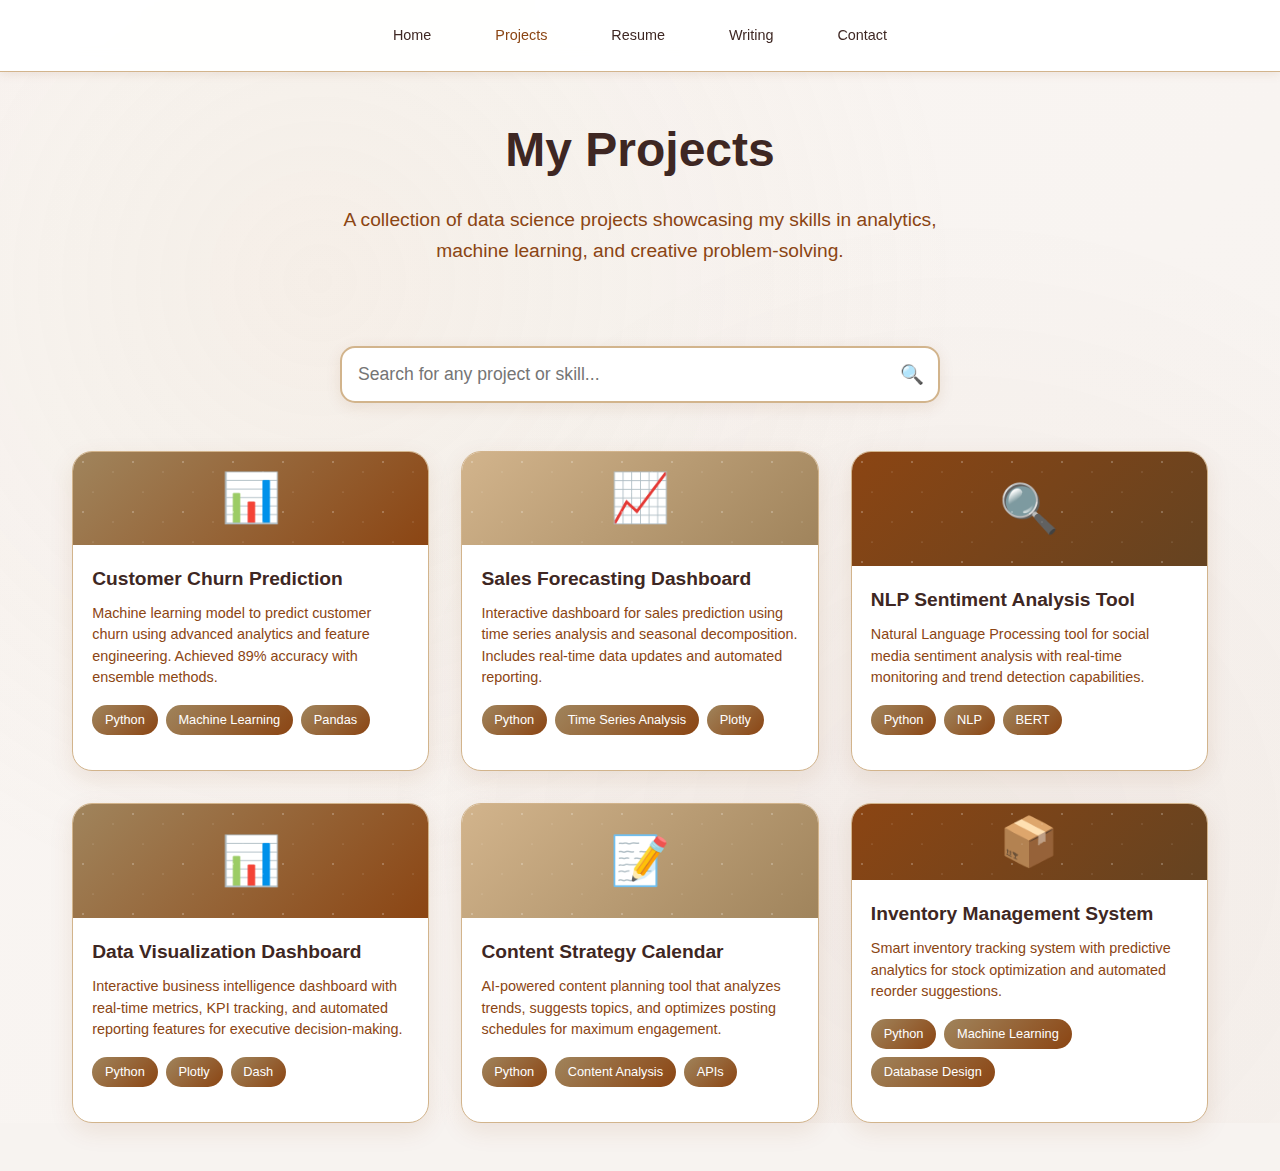
<file: projects.html>
<!DOCTYPE html>
<html lang="en">
<head>
  <meta charset="UTF-8">
  <meta name="viewport" content="width=device-width, initial-scale=1.0">
  <title>Gift Kalu | Projects</title>
  <style>
    :root {
      --main-bg: #f7f3f0;
      --brown-light: #d2b48c;
      --brown-medium: #a0845c;
      --brown-dark: #8b4513;
      --white: #ffffff;
      --cream: #faf6f3;
      --text-dark: #3e2723;
      --accent: #8b4513;
      --secondary: #e8ddd4;
      --light-gray: #9e9e9e;
    }

    * {
      margin: 0;
      padding: 0;
      box-sizing: border-box;
    }

    body {
      font-family: -apple-system, BlinkMacSystemFont, 'Segoe UI', Roboto, sans-serif;
      line-height: 1.6;
      font-size: 0.8rem;
      color: var(--text-dark);
      background: var(--main-bg);
      position: relative;
      overflow-x: hidden;
      opacity: 0;
      transform: translateY(30px);
      transition: opacity 0.8s ease-out, transform 0.8s ease-out;
    }

    body.loaded {
      opacity: 1;
      transform: translateY(0);
    }


    body::before {
      content: '';
      position: fixed;
      top: 0;
      left: 0;
      width: 100%;
      height: 100%;
      background: 
        radial-gradient(circle at 25% 25%, rgba(210, 180, 140, 0.1) 0%, transparent 50%),
        radial-gradient(circle at 75% 75%, rgba(139, 69, 19, 0.05) 0%, transparent 50%),
        linear-gradient(135deg, rgba(250, 246, 243, 0.8) 0%, rgba(247, 243, 240, 0.9) 100%);
      pointer-events: none;
      z-index: -1;
    }

    .navbar {
      position: fixed;
      top: 0;
      width: 100%;
      background: rgba(255, 255, 255, 0.95);
      backdrop-filter: blur(10px);
      padding: 1rem 2rem;
      display: flex;
      justify-content: center;
      gap: 2rem;
      z-index: 1000;
      box-shadow: 0 2px 10px rgba(139, 69, 19, 0.1);
      border-bottom: 1px solid var(--brown-light);
    }

    .navbar a {
      text-decoration: none;
      color: var(--text-dark);
      font-weight: 500;
      transition: color 0.3s;
      font-size: 0.9rem;
      padding: 0.5rem 1rem;
      white-space: nowrap;
    }

    .navbar a:hover, .navbar a.active {
      color: var(--accent);
    }

    .main-content {
      padding-top: 5rem;
      max-width: 1200px;
      margin: 0 auto;
      padding-left: 2rem;
      padding-right: 2rem;
    }

    .page-header {
      text-align: center;
      margin-bottom: 3rem;
      padding: 2rem 0;
    }

    .page-header h1 {
      font-size: clamp(2rem, 5vw, 3rem);
      color: var(--text-dark);
      margin-bottom: 1rem;
    }

    .page-header p {
      font-size: clamp(1rem, 2.5vw, 1.2rem);
      color: var(--brown-dark);
      max-width: 600px;
      margin: 0 auto;
    }

    .search-container {
      position: relative;
      max-width: 600px;
      margin: 0 auto 3rem;
    }

    .search-bar {
      width: 100%;
      padding: 1rem 3rem 1rem 1rem;
      font-size: 1.1rem;
      border: 2px solid var(--brown-light);
      border-radius: 15px;
      background: var(--white);
      box-shadow: 0 4px 15px rgba(139, 69, 19, 0.1);
      transition: all 0.3s ease;
    }

    .search-bar:focus {
      outline: none;
      border-color: var(--accent);
      box-shadow: 0 8px 25px rgba(139, 69, 19, 0.2);
    }

    .search-icon {
      position: absolute;
      right: 1rem;
      top: 50%;
      transform: translateY(-50%);
      color: var(--brown-medium);
      font-size: 1.2rem;
    }

    .suggestions {
      position: absolute;
      top: 100%;
      left: 0;
      right: 0;
      background: var(--white);
      border: 1px solid var(--brown-light);
      border-radius: 10px;
      box-shadow: 0 8px 25px rgba(139, 69, 19, 0.15);
      max-height: 200px;
      overflow-y: auto;
      z-index: 100;
      display: none;
    }

    .suggestion-item {
      padding: 0.8rem 1rem;
      cursor: pointer;
      transition: background-color 0.2s;
      border-bottom: 1px solid var(--secondary);
    }

    .suggestion-item:hover {
      background: var(--cream);
    }

    .suggestion-item:last-child {
      border-bottom: none;
    }

    .projects-grid {
      display: grid;
      grid-template-columns: repeat(auto-fit, minmax(280px, 1fr));
      gap: 2rem;
      margin-bottom: 3rem;
    }

    .project-card {
      background: var(--white);
      border-radius: 20px;
      overflow: hidden;
      box-shadow: 0 8px 25px rgba(139, 69, 19, 0.1);
      border: 1px solid var(--brown-light);
      transition: all 0.3s ease;
      cursor: pointer;
      height: 320px;
      display: flex;
      flex-direction: column;
    }

    .project-card:hover {
      transform: translateY(-5px);
      box-shadow: 0 15px 40px rgba(139, 69, 19, 0.2);
    }

    .project-image {
      width: 100%;
      height: 150px;
      background: linear-gradient(135deg, var(--brown-light) 0%, var(--brown-medium) 100%);
      display: flex;
      align-items: center;
      justify-content: center;
      color: white;
      font-size: 3rem;
      position: relative;
      overflow: hidden;
    }

    .project-image::before {
      content: '';
      position: absolute;
      top: 0;
      left: 0;
      right: 0;
      bottom: 0;
      background: url('data:image/svg+xml,<svg xmlns="http://www.w3.org/2000/svg" viewBox="0 0 100 100"><circle cx="20" cy="20" r="2" fill="white" opacity="0.3"/><circle cx="80" cy="40" r="1.5" fill="white" opacity="0.2"/><circle cx="40" cy="80" r="1" fill="white" opacity="0.4"/></svg>');
      background-size: 50px 50px;
    }

    .project-content {
      padding: 1.2rem;
      flex-grow: 1;
      display: flex;
      flex-direction: column;
    }

    .project-title {
      font-size: 1.2rem;
      font-weight: 600;
      color: var(--text-dark);
      margin-bottom: 0.5rem;
    }

    .project-description {
      color: var(--brown-dark);
      margin-bottom: 1rem;
      font-size: 0.9rem;
      line-height: 1.5;
      flex-grow: 1;
    }

    .project-skills {
      display: flex;
      flex-wrap: wrap;
      gap: 0.5rem;
      margin-bottom: 1rem;
    }

    .skill-tag {
      background: linear-gradient(135deg, var(--brown-medium) 0%, var(--brown-dark) 100%);
      color: white;
      padding: 0.3rem 0.8rem;
      border-radius: 15px;
      font-size: 0.8rem;
      font-weight: 500;
    }

    .no-results {
      text-align: center;
      padding: 3rem;
      color: var(--brown-medium);
      font-size: 1.1rem;
    }

    .project-detail {
      display: none;
      background: var(--white);
      border-radius: 20px;
      padding: 2rem;
      margin-bottom: 2rem;
      box-shadow: 0 8px 25px rgba(139, 69, 19, 0.1);
      border: 1px solid var(--brown-light);
    }

    .project-detail.active {
      display: block;
    }

    .project-detail-header {
      display: flex;
      justify-content: space-between;
      align-items: flex-start;
      margin-bottom: 2rem;
      flex-wrap: wrap;
      gap: 1rem;
    }

    .project-detail-title {
      font-size: 2.5rem;
      color: var(--text-dark);
      margin-bottom: 1rem;
    }

    .project-links {
      display: flex;
      gap: 1rem;
      flex-wrap: wrap;
    }

    .project-link {
      background: linear-gradient(135deg, var(--brown-medium) 0%, var(--brown-dark) 100%);
      color: white;
      padding: 0.8rem 1.5rem;
      border-radius: 10px;
      text-decoration: none;
      font-weight: 500;
      transition: all 0.3s ease;
      display: inline-flex;
      align-items: center;
      gap: 0.5rem;
    }

    .project-link:hover {
      transform: translateY(-2px);
      box-shadow: 0 8px 20px rgba(139, 69, 19, 0.3);
    }

    .project-section {
      margin-bottom: 2rem;
    }

    .project-section h3 {
      font-size: 1.5rem;
      color: var(--accent);
      margin-bottom: 1rem;
      border-bottom: 2px solid var(--brown-light);
      padding-bottom: 0.5rem;
    }

    .project-section p {
      font-size: 1.1rem;
      line-height: 1.7;
      color: var(--text-dark);
      margin-bottom: 1rem;
    }

    .project-images {
      display: grid;
      grid-template-columns: repeat(auto-fit, minmax(300px, 1fr));
      gap: 1.5rem;
      margin-top: 2rem;
    }

    .project-image-item {
      background: var(--cream);
      border-radius: 15px;
      overflow: hidden;
      box-shadow: 0 4px 15px rgba(139, 69, 19, 0.1);
    }

    .project-image-item img {
      width: 100%;
      height: 200px;
      object-fit: cover;
    }

    .project-image-caption {
      padding: 1rem;
      font-size: 0.9rem;
      color: var(--brown-dark);
      text-align: center;
    }

    .back-button {
      background: var(--cream);
      color: var(--accent);
      border: 2px solid var(--brown-light);
      padding: 0.8rem 1.5rem;
      border-radius: 10px;
      cursor: pointer;
      font-weight: 500;
      transition: all 0.3s ease;
      margin-bottom: 2rem;
    }

    .back-button:hover {
      background: var(--brown-light);
      color: white;
    }
    .modal-overlay {
      position: fixed;
      top: 0;
      left: 0;
      width: 100%;
      height: 100%;
      background: var(--overlay);
      backdrop-filter: blur(5px);
      display: flex;
      justify-content: center;
      align-items: center;
      z-index: 10000;
      opacity: 0;
      visibility: hidden;
      transition: all 0.3s ease;
    }

    .modal-overlay.active {
      opacity: 1;
      visibility: visible;
    }

    /* Modal Container */
    .modal-container {
      background: var(--white);
      border-radius: 20px;
      padding: 2.5rem;
      max-width: 500px;
      width: 90%;
      box-shadow: 0 20px 60px rgba(139, 69, 19, 0.3);
      border: 2px solid var(--brown-light);
      transform: scale(0.7) translateY(-50px);
      transition: all 0.3s ease;
      text-align: center;
      position: relative;
    }

    .modal-overlay.active .modal-container {
      transform: scale(1) translateY(0);
    }

    /* Close Button */
    .close-button {
      position: absolute;
      top: 1rem;
      right: 1rem;
      background: none;
      border: none;
      font-size: 1.5rem;
      color: var(--brown-medium);
      cursor: pointer;
      transition: color 0.3s ease;
      padding: 0.5rem;
      border-radius: 50%;
    }

    .close-button:hover {
      color: var(--accent);
      background: var(--brown-light);
    }

    /* Modal Content */
    .modal-icon {
      font-size: 4rem;
      margin-bottom: 1rem;
      display: block;
    }

    .modal-title {
      font-size: 1.8rem;
      color: var(--text-dark);
      margin-bottom: 1rem;
      font-weight: 600;
    }

    .modal-message {
      font-size: 1.1rem;
      color: var(--brown-dark);
      line-height: 1.6;
      margin-bottom: 2rem;
    }

    /* Action Buttons */
    .modal-actions {
      display: flex;
      gap: 1rem;
      justify-content: center;
      flex-wrap: wrap;
    }

    .modal-button {
      padding: 0.8rem 2rem;
      border: none;
      border-radius: 12px;
      font-size: 1rem;
      font-weight: 500;
      cursor: pointer;
      transition: all 0.3s ease;
      text-decoration: none;
      display: inline-flex;
      align-items: center;
      gap: 0.5rem;
      min-width: 120px;
      justify-content: center;
    }

    .modal-button.primary {
      background: linear-gradient(135deg, var(--brown-medium) 0%, var(--brown-dark) 100%);
      color: white;
      box-shadow: 0 4px 15px rgba(139, 69, 19, 0.3);
    }

    .modal-button.primary:hover {
      transform: translateY(-2px);
      box-shadow: 0 8px 25px rgba(139, 69, 19, 0.4);
    }

    .modal-button.secondary {
      background: var(--white);
      color: var(--accent);
      border: 2px solid var(--brown-light);
    }

    .modal-button.secondary:hover {
      background: var(--brown-light);
      color: white;
      transform: translateY(-2px);
    }

    /* Responsive Design */
    @media (max-width: 480px) {
      .modal-container {
        padding: 2rem;
        margin: 1rem;
      }

      .modal-actions {
        flex-direction: column;
      }

      .modal-button {
        width: 100%;
      }
    }

    /* Demo Styles (remove these in your actual implementation) */
   

    /* Mobile Responsive */
    @media (max-width: 768px) {
      .navbar {
        padding: 0.8rem 1rem;
        gap: 1rem;
        flex-wrap: wrap;
      }

      .main-content {
        padding-left: 1rem;
        padding-right: 1rem;
      }

      .projects-grid {
        grid-template-columns: 1fr;
        gap: 1.5rem;
      }

      .project-card {
        height: auto;
        min-height: 350px;
      }

      .project-detail-header {
        flex-direction: column;
        align-items: flex-start;
      }

      .project-detail-title {
        font-size: 2rem;
      }

      .project-images {
        grid-template-columns: 1fr;
      }
    }
    .scroll-indicator {
  position: fixed;
  bottom: 2rem;
  left: 50%;
  transform: translateX(-50%);
  background: var(--accent);
  color: white;
  padding: 0.5rem 1rem;
  border-radius: 20px;
  font-size: 0.9rem;
  opacity: 0;
  visibility: hidden;
  transition: all 0.3s ease;
}

.scroll-indicator.show {
  opacity: 1;
  visibility: visible;
}

    @media (max-width: 480px) {
      .search-bar {
        padding: 0.8rem 2.5rem 0.8rem 0.8rem;
        font-size: 1rem;
      }

      .project-content {
        padding: 1rem;
      }

      .project-detail {
        padding: 1.5rem;
      }
    }
    html {
  scroll-behavior: smooth;
}
  </style>
</head>
<body>
  <nav class="navbar">
    <a href="index.html">Home</a>
    <a href="projects.html" class="active">Projects</a>
    <a href="#" onclick="showResumeModal()">Resume</a>
    <a href="writing.html">Writing</a>
    <a href="#" onclick="navigateToContact()">Contact</a>
  </nav>

  <div class="main-content">
    <div class="page-header">
      <h1>My Projects</h1>
      <p>A collection of data science projects showcasing my skills in analytics, machine learning, and creative problem-solving.</p>
    </div>

    <div class="search-container">
      <input type="text" class="search-bar" placeholder="Search for any project or skill..." id="searchInput">
      <div class="search-icon">🔍</div>
      <div class="suggestions" id="suggestions"></div>
    </div>

    <div class="projects-grid" id="projectsGrid">
      <!-- Projects will be populated by JavaScript -->
    </div>

    <div class="no-results" id="noResults" style="display: none;">
      <p>No projects found matching your search. Try different keywords!</p>
    </div>

    <!-- Project Detail Views -->
    <div class="project-detail" id="project-detail">
      <button class="back-button" onclick="showAllProjects()">← Back to Projects</button>
      <div id="project-detail-content">
        <!-- Project details will be populated by JavaScript -->
      </div>
    </div>
  </div>
  <!-- Resume Confirmation Modal -->
<div class="modal-overlay" id="resumeModal">
  <div class="modal-container">
    <button class="close-button" onclick="closeResumeModal()">&times;</button>
    
    <span class="modal-icon">📄</span>
    
    <h2 class="modal-title">View Gift's Resume</h2>
    
    <p class="modal-message">
      You're about to view Gift Kalu's professional resume. This will open in a new tab as a view-only PDF document.
    </p>
    
    <div class="modal-actions">
      <a href="https://docs.google.com/document/d/1Rie2dz1gwFykhuZDVj3auajF3flLCbH8Y6lO4ifwWsY/edit?usp=sharing" 
         target="_blank" 
         class="modal-button primary"
         onclick="closeResumeModal()">
        📖 View Resume
      </a>
      <button class="modal-button secondary" onclick="closeResumeModal()">
        ❌ Cancel
      </button>
    </div>
  </div>
</div>
  <script>
    // Project data
    const projects = [
      {
        id: 1,
        title: "Customer Churn Prediction",
        description: "Machine learning model to predict customer churn using advanced analytics and feature engineering. Achieved 89% accuracy with ensemble methods.",
        skills: ["Python", "Machine Learning", "Pandas", "Scikit-learn", "Data Visualization"],
        icon: "📊",
        gradient: "linear-gradient(135deg, #a0845c 0%, #8b4513 100%)",
        problemStatement: "A telecommunications company was experiencing high customer churn rates (25% annually), leading to significant revenue loss and increased customer acquisition costs. The company needed a predictive model to identify at-risk customers before they churned.",
        solution: "Developed a comprehensive machine learning pipeline that analyzes customer behavior patterns, usage statistics, and demographic data. The solution includes data preprocessing, feature engineering, model training with multiple algorithms, and a real-time prediction system.",
        githubLink: "https://github.com/gee-kay06/customer-churn-prediction",
        liveLink: "https://customer-churn-predictor.streamlit.app",
        images: [
          { src: "https://via.placeholder.com/400x200/8b4513/ffffff?text=Feature+Correlation+Heatmap", caption: "Feature Correlation Analysis" },
          { src: "https://via.placeholder.com/400x200/a0845c/ffffff?text=Model+Performance+Metrics", caption: "Model Performance Comparison" },
          { src: "https://via.placeholder.com/400x200/d2b48c/ffffff?text=Churn+Probability+Distribution", caption: "Churn Probability Distribution" }
        ]
      },
      {
        id: 2,
        title: "Sales Forecasting Dashboard",
        description: "Interactive dashboard for sales prediction using time series analysis and seasonal decomposition. Includes real-time data updates and automated reporting.",
        skills: ["Python", "Time Series Analysis", "Plotly", "Streamlit", "SQL"],
        icon: "📈",
        gradient: "linear-gradient(135deg, #d2b48c 0%, #a0845c 100%)",
        problemStatement: "A retail company struggled with inventory management and sales planning due to lack of accurate sales forecasting. Manual forecasting methods were time-consuming and often inaccurate, leading to stockouts and overstock situations.",
        solution: "Built an automated sales forecasting system using ARIMA and Prophet models. The dashboard provides interactive visualizations, seasonal trend analysis, and automated alerts for significant forecast deviations. Integrated with the company's existing CRM system for real-time data updates.",
        githubLink: "https://github.com/gee-kay06/sales-forecasting",
        liveLink: "https://sales-forecast-dashboard.herokuapp.com",
        images: [
          { src: "https://via.placeholder.com/400x200/8b4513/ffffff?text=Sales+Trend+Analysis", caption: "Historical Sales Trend Analysis" },
          { src: "https://via.placeholder.com/400x200/a0845c/ffffff?text=Seasonal+Decomposition", caption: "Seasonal Pattern Decomposition" },
          { src: "https://via.placeholder.com/400x200/d2b48c/ffffff?text=Forecast+Accuracy+Metrics", caption: "Forecast vs Actual Performance" }
        ]
      },
      {
        id: 3,
        title: "NLP Sentiment Analysis Tool",
        description: "Natural Language Processing tool for social media sentiment analysis with real-time monitoring and trend detection capabilities.",
        skills: ["Python", "NLP", "BERT", "Transformers", "Flask", "MongoDB"],
        icon: "🔍",
        gradient: "linear-gradient(135deg, #8b4513 0%, #654321 100%)",
        problemStatement: "A social media marketing agency needed to monitor brand sentiment across multiple platforms in real-time. Manual monitoring was inefficient and couldn't scale with the volume of social media mentions.",
        solution: "Developed a comprehensive sentiment analysis system using pre-trained BERT models and custom fine-tuning. The system processes social media posts, reviews, and comments to provide real-time sentiment scores, trend analysis, and automated alerts for negative sentiment spikes.",
        githubLink: "https://github.com/gee-kay06/nlp-sentiment-analysis",
        liveLink: "https://sentiment-analyzer-app.vercel.app",
        images: [
          { src: "https://via.placeholder.com/400x200/8b4513/ffffff?text=Sentiment+Distribution", caption: "Sentiment Score Distribution" },
          { src: "https://via.placeholder.com/400x200/a0845c/ffffff?text=Word+Cloud+Analysis", caption: "Most Frequent Words by Sentiment" },
          { src: "https://via.placeholder.com/400x200/d2b48c/ffffff?text=Trend+Timeline", caption: "Sentiment Trends Over Time" }
        ]
      },
      {
        id: 4,
        title: "Data Visualization Dashboard",
        description: "Interactive business intelligence dashboard with real-time metrics, KPI tracking, and automated reporting features for executive decision-making.",
        skills: ["Python", "Plotly", "Dash", "PostgreSQL", "Data Visualization"],
        icon: "📊",
        gradient: "linear-gradient(135deg, #a0845c 0%, #8b4513 100%)",
        problemStatement: "A growing startup needed a centralized dashboard to track business metrics across different departments. Executives were spending too much time collecting data from various sources instead of making strategic decisions.",
        solution: "Created a comprehensive BI dashboard that aggregates data from multiple sources (CRM, marketing platforms, financial systems) into a single, real-time view. Features include customizable KPI widgets, automated report generation, and drill-down capabilities for detailed analysis.",
        githubLink: "https://github.com/gee-kay06/business-dashboard",
        liveLink: "https://business-metrics-dashboard.onrender.com",
        images: [
          { src: "https://via.placeholder.com/400x200/8b4513/ffffff?text=Executive+Dashboard", caption: "Executive Summary Dashboard" },
          { src: "https://via.placeholder.com/400x200/a0845c/ffffff?text=Sales+Analytics", caption: "Sales Performance Analytics" },
          { src: "https://via.placeholder.com/400x200/d2b48c/ffffff?text=Financial+Metrics", caption: "Financial KPIs Overview" }
        ]
      },
      {
        id: 5,
        title: "Content Strategy Calendar",
        description: "AI-powered content planning tool that analyzes trends, suggests topics, and optimizes posting schedules for maximum engagement.",
        skills: ["Python", "Content Analysis", "APIs", "Scheduling", "Data Mining"],
        icon: "📝",
        gradient: "linear-gradient(135deg, #d2b48c 0%, #a0845c 100%)",
        problemStatement: "A content marketing team struggled with consistent content creation and optimal posting times. They needed data-driven insights to improve engagement rates and streamline their content planning process.",
        solution: "Built an intelligent content calendar system that analyzes historical performance data, trending topics, and audience behavior patterns. The tool provides content suggestions, optimal posting times, and performance predictions to maximize engagement.",
        githubLink: "https://github.com/gee-kay06/content-strategy-calendar",
        liveLink: "https://content-calendar-optimizer.netlify.app",
        images: [
          { src: "https://via.placeholder.com/400x200/8b4513/ffffff?text=Content+Calendar+View", caption: "Monthly Content Calendar" },
          { src: "https://via.placeholder.com/400x200/a0845c/ffffff?text=Engagement+Analytics", caption: "Content Performance Analytics" },
          { src: "https://via.placeholder.com/400x200/d2b48c/ffffff?text=Trending+Topics", caption: "Trending Topics Analysis" }
        ]
      },
      {
        id: 6,
        title: "Inventory Management System",
        description: "Smart inventory tracking system with predictive analytics for stock optimization and automated reorder suggestions.",
        skills: ["Python", "Machine Learning", "Database Design", "Predictive Analytics", "API Development"],
        icon: "📦",
        gradient: "linear-gradient(135deg, #8b4513 0%, #654321 100%)",
        problemStatement: "A manufacturing company faced frequent stockouts and excess inventory, leading to production delays and increased carrying costs. They needed an intelligent system to optimize inventory levels and predict demand patterns.",
        solution: "Developed a comprehensive inventory management system with machine learning-based demand forecasting, automated reorder point calculations, and real-time stock tracking. The system reduces carrying costs by 30% while maintaining 99% stock availability.",
        githubLink: "https://github.com/gee-kay06/inventory-management",
        liveLink: "https://inventory-optimizer.streamlit.app",
        images: [
          { src: "https://via.placeholder.com/400x200/8b4513/ffffff?text=Inventory+Levels", caption: "Real-time Inventory Dashboard" },
          { src: "https://via.placeholder.com/400x200/a0845c/ffffff?text=Demand+Forecast", caption: "Demand Forecasting Model" },
          { src: "https://via.placeholder.com/400x200/d2b48c/ffffff?text=Stock+Optimization", caption: "Stock Level Optimization" }
        ]
      }
    ];

    // Search functionality
    const searchInput = document.getElementById('searchInput');
    const suggestions = document.getElementById('suggestions');
    const projectsGrid = document.getElementById('projectsGrid');
    const noResults = document.getElementById('noResults');

    // Get all unique skills for suggestions
    const allSkills = [...new Set(projects.flatMap(p => p.skills))];
    const allTitles = projects.map(p => p.title);
    const searchOptions = [...allSkills, ...allTitles];

    // Display all projects initially
    displayProjects(projects);

    // Search input event listener
    searchInput.addEventListener('input', function() {
      const query = this.value.toLowerCase();
      
      if (query.length > 0) {
        // Show suggestions
        const filteredSuggestions = searchOptions.filter(option => 
          option.toLowerCase().includes(query)
        );
        
        if (filteredSuggestions.length > 0) {
          suggestions.innerHTML = filteredSuggestions
            .slice(0, 5)
            .map(suggestion => `<div class="suggestion-item">${suggestion}</div>`)
            .join('');
          suggestions.style.display = 'block';
        } else {
          suggestions.style.display = 'none';
        }
        
        // Filter projects
        const filteredProjects = projects.filter(project => 
          project.title.toLowerCase().includes(query) ||
          project.description.toLowerCase().includes(query) ||
          project.skills.some(skill => skill.toLowerCase().includes(query))
        );
        
        displayProjects(filteredProjects);
      } else {
        suggestions.style.display = 'none';
        displayProjects(projects);
      }
    });

    // Handle suggestion clicks
    suggestions.addEventListener('click', function(e) {
      if (e.target.classList.contains('suggestion-item')) {
        searchInput.value = e.target.textContent;
        suggestions.style.display = 'none';
        
        // Filter projects based on selected suggestion
        const query = e.target.textContent.toLowerCase();
        const filteredProjects = projects.filter(project => 
          project.title.toLowerCase().includes(query) ||
          project.skills.some(skill => skill.toLowerCase().includes(query))
        );
        
        displayProjects(filteredProjects);
      }
    });

    // Hide suggestions when clicking outside
    document.addEventListener('click', function(e) {
      if (!e.target.closest('.search-container')) {
        suggestions.style.display = 'none';
      }
    });

    // Display projects function
    function displayProjects(projectList) {
      if (projectList.length === 0) {
        projectsGrid.style.display = 'none';
        noResults.style.display = 'block';
        return;
      }
      
      projectsGrid.style.display = 'grid';
      noResults.style.display = 'none';
      
      projectsGrid.innerHTML = projectList.map(project => `
        <div class="project-card" onclick="showProjectDetail(${project.id})">
          <div class="project-image" style="background: ${project.gradient}">
            <span>${project.icon}</span>
          </div>
          <div class="project-content">
            <h3 class="project-title">${project.title}</h3>
            <p class="project-description">${project.description}</p>
            <div class="project-skills">
              ${project.skills.slice(0, 3).map(skill => `<span class="skill-tag">${skill}</span>`).join('')}
            </div>
          </div>
        </div>
      `).join('');
    }

    // Show project detail
    function showProjectDetail(projectId) {
      const project = projects.find(p => p.id === projectId);
      if (!project) return;

      const detailContent = document.getElementById('project-detail-content');
      detailContent.innerHTML = `
        <div class="project-detail-header">
          <div>
            <h1 class="project-detail-title">${project.title}</h1>
            <div class="project-skills">
              ${project.skills.map(skill => `<span class="skill-tag">${skill}</span>`).join('')}
            </div>
          </div>
          <div class="project-links">
            <a href="${project.githubLink}" target="_blank" class="project-link">
              📚 GitHub
            </a>
            <a href="${project.liveLink}" target="_blank" class="project-link">
              🚀 Live App
            </a>
          </div>
        </div>
        
        <div class="project-section">
          <h3>Problem Statement</h3>
          <p>${project.problemStatement}</p>
        </div>
        
        <div class="project-section">
          <h3>Solution</h3>
          <p>${project.solution}</p>
        </div>
        
        <div class="project-section">
          <h3>Project Visualizations</h3>
          <div class="project-images">
            ${project.images.map(image => `
              <div class="project-image-item">
                <img src="${image.src}" alt="${image.caption}">
                <div class="project-image-caption">${image.caption}</div>
              </div>
            `).join('')}
          </div>
        </div>
      `;
      
      // Hide projects grid and show detail
      projectsGrid.style.display = 'none';
      noResults.style.display = 'none';
      document.getElementById('project-detail').classList.add('active');
      
      // Scroll to top
      window.scrollTo(0, 0);
    }

    // Show all projects
    function showAllProjects() {
      document.getElementById('project-detail').classList.remove('active');
      projectsGrid.style.display = 'grid';
      searchInput.value = '';
      displayProjects(projects);
    }
    // Add this to your existing projects.html JavaScript section

// Function to get URL parameters
function getUrlParameter(name) {
  const urlParams = new URLSearchParams(window.location.search);
  return urlParams.get(name);
}

// Function to update URL without page reload
function updateUrl(projectId) {
  const newUrl = projectId ? `${window.location.pathname}?project=${projectId}` : window.location.pathname;
  window.history.pushState({projectId}, '', newUrl);
}

// Modified showProjectDetail function
function showProjectDetail(projectId) {
  const project = projects.find(p => p.id === projectId);
  if (!project) return;

  const detailContent = document.getElementById('project-detail-content');
  detailContent.innerHTML = `
    <div class="project-detail-header">
      <div>
        <h1 class="project-detail-title">${project.title}</h1>
        <div class="project-skills">
          ${project.skills.map(skill => `<span class="skill-tag">${skill}</span>`).join('')}
        </div>
      </div>
      <div class="project-links">
        <a href="${project.githubLink}" target="_blank" class="project-link">
          📚 GitHub
        </a>
        <a href="${project.liveLink}" target="_blank" class="project-link">
          🚀 Live App
        </a>
      </div>
    </div>
    
    <div class="project-section">
      <h3>Problem Statement</h3>
      <p>${project.problemStatement}</p>
    </div>
    
    <div class="project-section">
      <h3>Solution</h3>
      <p>${project.solution}</p>
    </div>
    
    <div class="project-section">
      <h3>Project Visualizations</h3>
      <div class="project-images">
        ${project.images.map(image => `
          <div class="project-image-item">
            <img src="${image.src}" alt="${image.caption}">
            <div class="project-image-caption">${image.caption}</div>
          </div>
        `).join('')}
      </div>
    </div>
  `;
  
  // Hide projects grid and show detail
  projectsGrid.style.display = 'none';
  noResults.style.display = 'none';
  document.querySelector('.search-container').style.display = 'none';
  document.getElementById('project-detail').classList.add('active');
  
  // Update URL
  updateUrl(projectId);
  
  // Scroll to top
  window.scrollTo(0, 0);
}

// Modified showAllProjects function
function showAllProjects() {
  document.getElementById('project-detail').classList.remove('active');
  projectsGrid.style.display = 'grid';
  document.querySelector('.search-container').style.display = 'block';
  searchInput.value = '';
  displayProjects(projects);
  
  // Update URL to remove project parameter
  updateUrl(null);
}

// Check for project parameter on page load
document.addEventListener('DOMContentLoaded', function() {
  const projectId = getUrlParameter('project');
  if (projectId) {
    const projectIdNum = parseInt(projectId);
    if (projects.find(p => p.id === projectIdNum)) {
      showProjectDetail(projectIdNum);
    }
  }
});

// Handle browser back/forward buttons
window.addEventListener('popstate', function(event) {
  const projectId = getUrlParameter('project');
  if (projectId) {
    const projectIdNum = parseInt(projectId);
    if (projects.find(p => p.id === projectIdNum)) {
      showProjectDetail(projectIdNum);
    }
  } else {
    showAllProjects();
  }
});
  // Show resume modal
function showResumeModal() {
  const modal = document.getElementById('resumeModal');
  modal.classList.add('active');
  document.body.style.overflow = 'hidden';
}

// Close resume modal
function closeResumeModal() {
  const modal = document.getElementById('resumeModal');
  modal.classList.remove('active');
  document.body.style.overflow = 'auto';
}

// Close modal when clicking outside
document.getElementById('resumeModal').addEventListener('click', function(e) {
  if (e.target === this) {
    closeResumeModal();
  }
});

// Close modal with Escape key
document.addEventListener('keydown', function(e) {
  if (e.key === 'Escape') {
    closeResumeModal();
  }
});
    // Function to navigate to contact section
function navigateToContact() {
  // Check if we're on the homepage
  const isHomepage = window.location.pathname.includes('index.html') || 
                    window.location.pathname === '/' || 
                    window.location.pathname.endsWith('/');
  
  if (isHomepage) {
    // We're on homepage, just scroll to contact
    scrollToContact();
  } else {
    // We're on a different page, navigate to homepage first
    window.location.href = 'index.html#contact';
  }
}

// Function to scroll to contact section
function scrollToContact() {
  const contactSection = document.getElementById('contact');
  if (contactSection) {
    contactSection.scrollIntoView({ 
      behavior: 'smooth',
      block: 'start'
    });
  }
}

// Handle page load with hash (for homepage)
window.addEventListener('load', function() {
  if (window.location.hash === '#contact') {
    setTimeout(() => {
      scrollToContact();
    }, 100);
  }
});
    function scrollToContact() {
  const contactSection = document.getElementById('contact');
  if (contactSection) {
    const navbarHeight = document.querySelector('.navbar').offsetHeight;
    const elementPosition = contactSection.offsetTop;
    const offsetPosition = elementPosition - navbarHeight - 20; // 20px extra padding
    
    window.scrollTo({
      top: offsetPosition,
      behavior: 'smooth'
    });
  }
}

document.addEventListener('DOMContentLoaded', function() {
  // Add a small delay to ensure all content is rendered
  setTimeout(function() {
    document.body.classList.add('loaded');
  }, 100);
});

// Also trigger on window load as a fallback
window.addEventListener('load', function() {
  document.body.classList.add('loaded');
});
  </script>
</body>
</html>
</file>
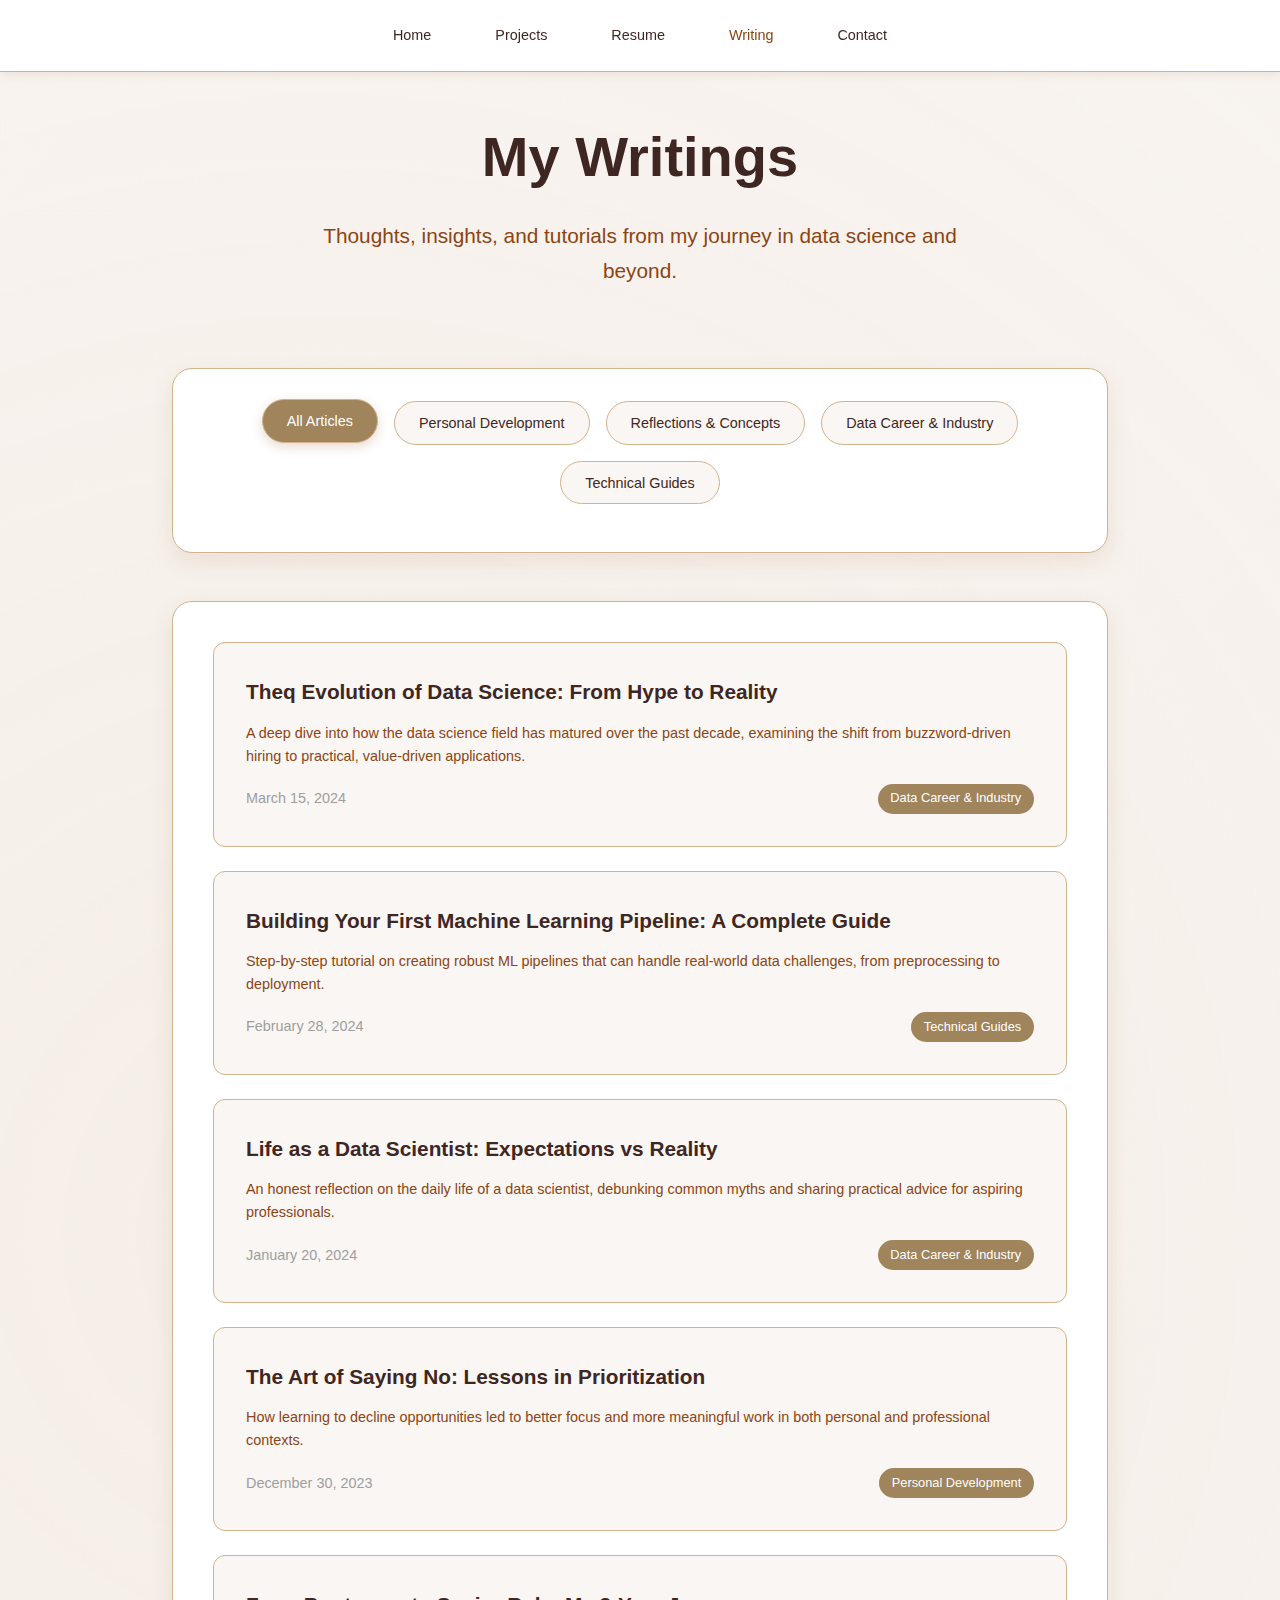
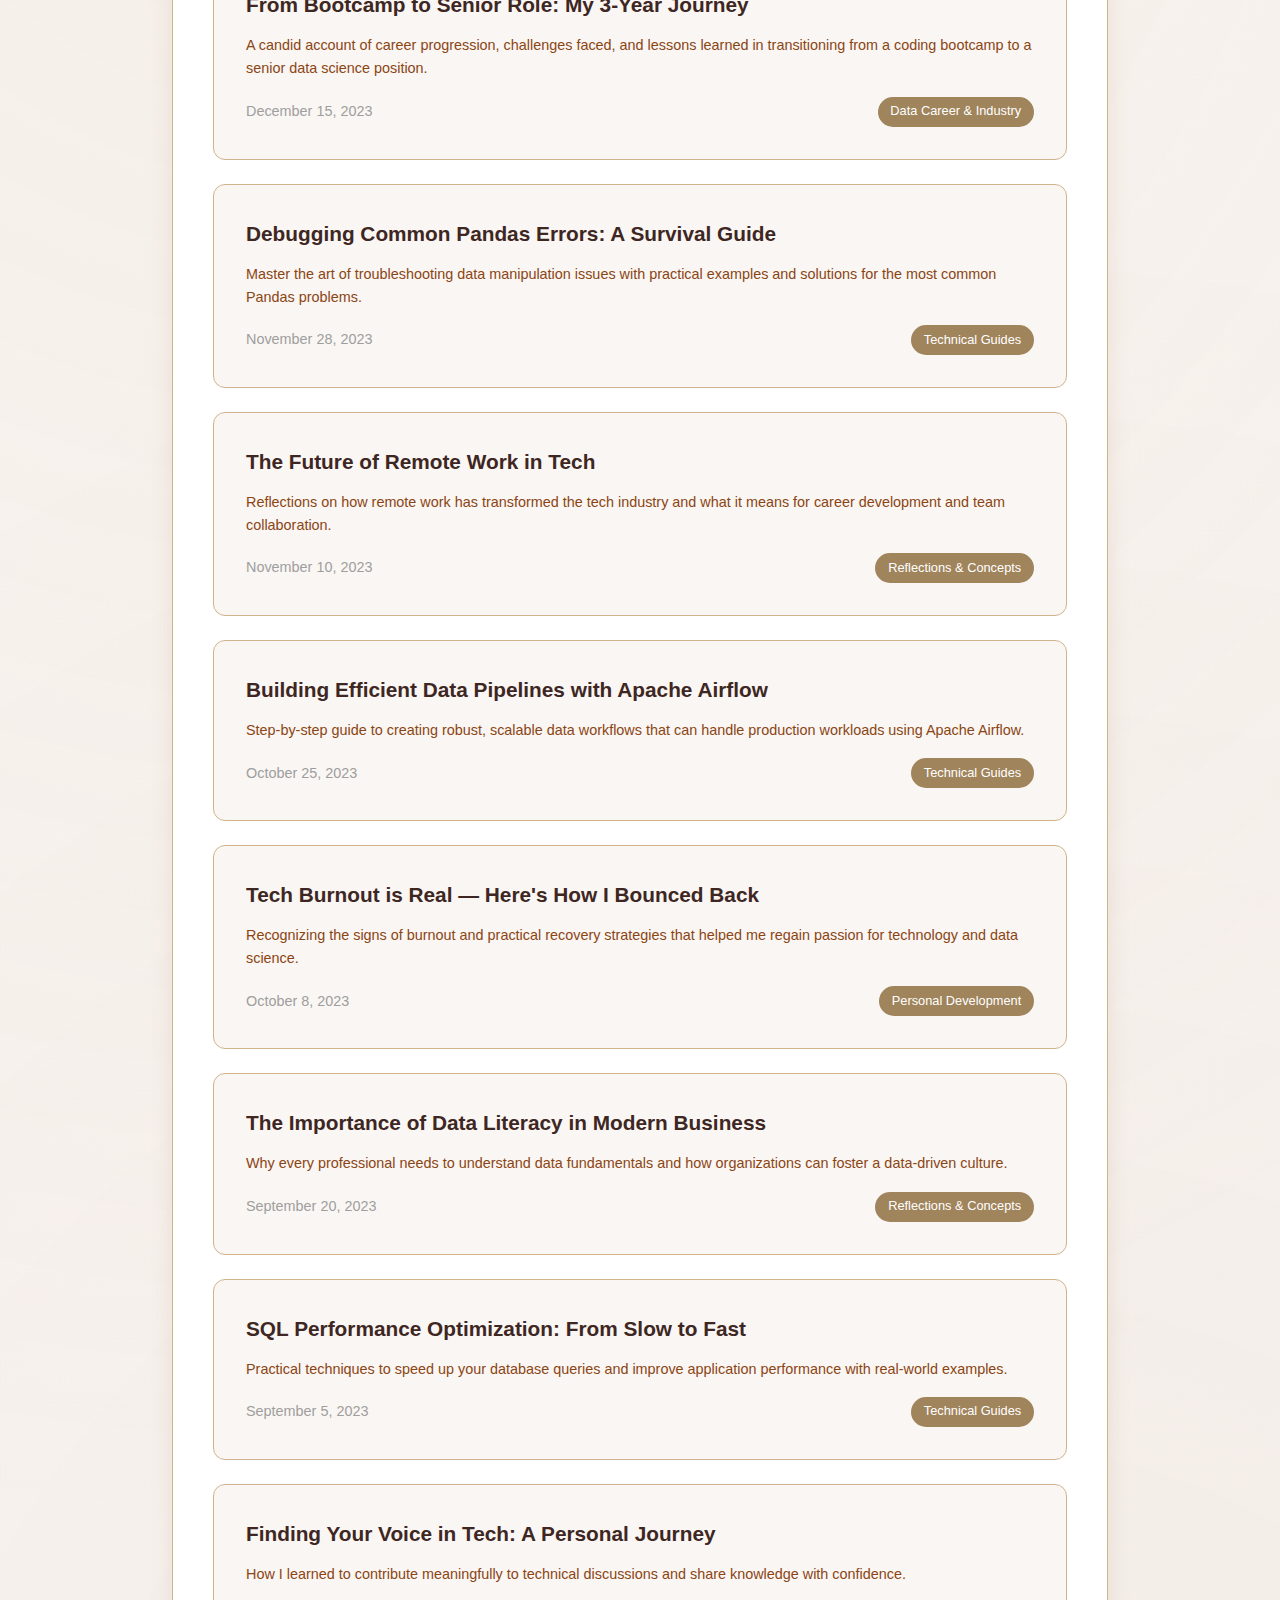
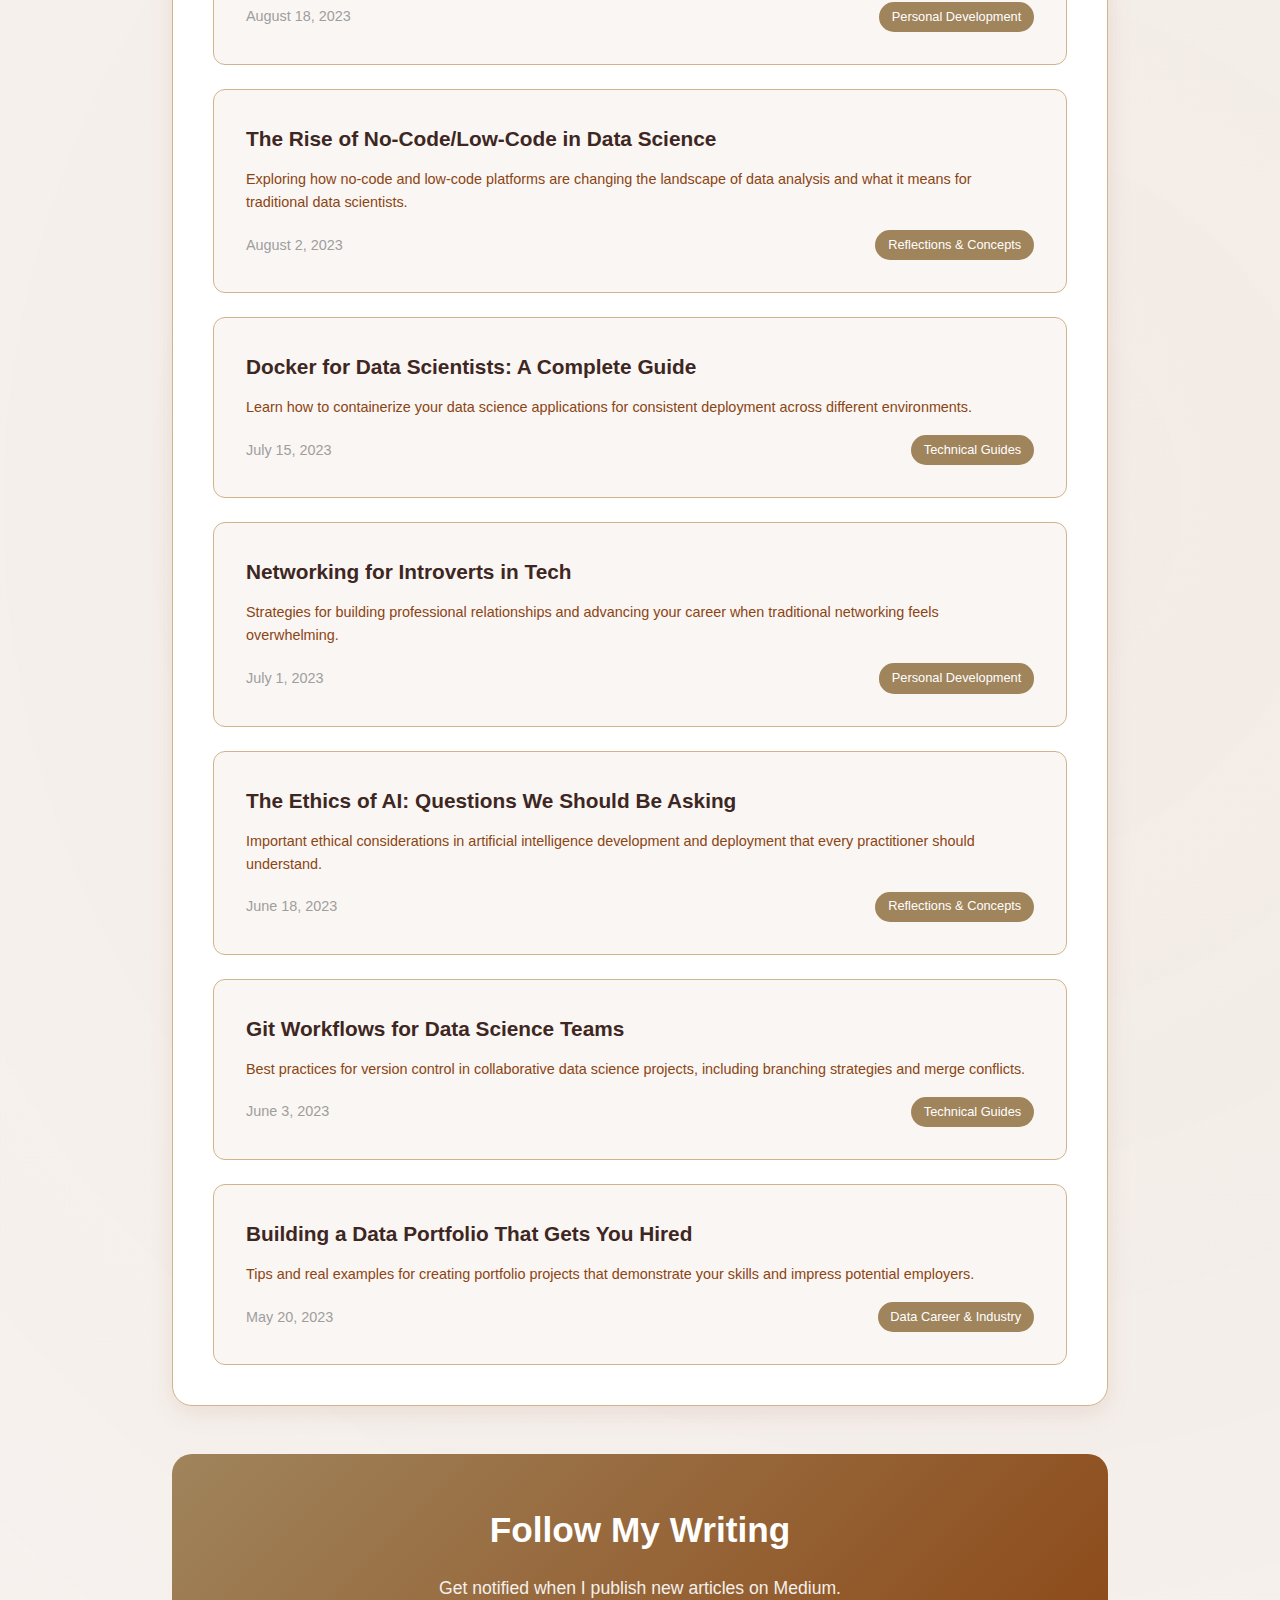
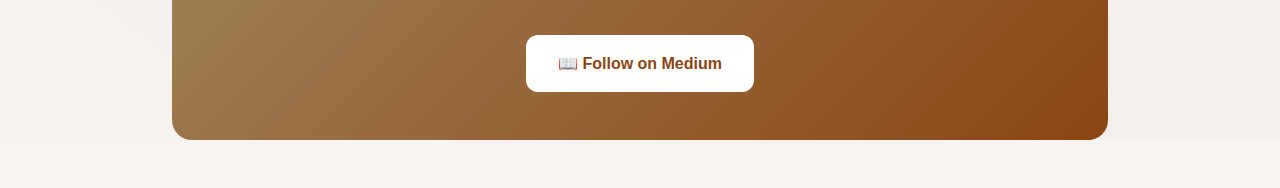
<file: writing.html>
<!DOCTYPE html>
<html lang="en">
<head>
  <meta charset="UTF-8">
  <meta name="viewport" content="width=device-width, initial-scale=1.0">
  <title>Gift Kalu | Writing</title>
  <style>
    :root {
      --main-bg: #f7f3f0;
      --brown-light: #d2b48c;
      --brown-medium: #a0845c;
      --brown-dark: #8b4513;
      --white: #ffffff;
      --cream: #faf6f3;
      --text-dark: #3e2723;
      --accent: #8b4513;
      --secondary: #e8ddd4;
      --light-gray: #9e9e9e;
      --overlay: rgba(0, 0, 0, 0.7);
    }

    * {
      margin: 0;
      padding: 0;
      box-sizing: border-box;
    }

    body {
      font-family: -apple-system, BlinkMacSystemFont, 'Segoe UI', Roboto, sans-serif;
      line-height: 1.6;
      font-size: 0.9rem;
      color: var(--text-dark);
      background: var(--main-bg);
      position: relative;
      overflow-x: hidden;
      opacity: 0;
      transform: translateY(30px);
      transition: opacity 0.8s ease-out, transform 0.8s ease-out;
    }

    body.loaded {
      opacity: 1;
      transform: translateY(0);
    }

    body::before {
      content: '';
      position: fixed;
      top: 0;
      left: 0;
      width: 100%;
      height: 100%;
      background: 
        radial-gradient(circle at 25% 25%, rgba(210, 180, 140, 0.1) 0%, transparent 50%),
        radial-gradient(circle at 75% 75%, rgba(139, 69, 19, 0.05) 0%, transparent 50%),
        linear-gradient(135deg, rgba(250, 246, 243, 0.8) 0%, rgba(247, 243, 240, 0.9) 100%);
      pointer-events: none;
      z-index: -1;
    }

    .navbar {
      position: fixed;
      top: 0;
      width: 100%;
      background: rgba(255, 255, 255, 0.95);
      backdrop-filter: blur(10px);
      padding: 1rem 2rem;
      display: flex;
      justify-content: center;
      gap: 2rem;
      z-index: 1000;
      box-shadow: 0 2px 10px rgba(139, 69, 19, 0.1);
      border-bottom: 1px solid var(--brown-light);
    }

    .navbar a {
      text-decoration: none;
      color: var(--text-dark);
      font-weight: 500;
      transition: color 0.3s;
      font-size: 0.9rem;
      padding: 0.5rem 1rem;
      white-space: nowrap;
    }

    .navbar a:hover, .navbar a.active {
      color: var(--accent);
    }

    .main-content {
      padding-top: 5rem;
      max-width: 1000px;
      margin: 0 auto;
      padding-left: 2rem;
      padding-right: 2rem;
    }

    .page-header {
      text-align: center;
      margin-bottom: 3rem;
      padding: 2rem 0;
    }

    .page-header h1 {
      font-size: clamp(2.5rem, 5vw, 3.5rem);
      color: var(--text-dark);
      margin-bottom: 1rem;
      font-weight: 700;
    }

    .page-header p {
      font-size: clamp(1.1rem, 2.5vw, 1.3rem);
      color: var(--brown-dark);
      max-width: 700px;
      margin: 0 auto;
      line-height: 1.7;
    }

    .filter-section {
      background: var(--white);
      border-radius: 20px;
      padding: 2rem;
      margin-bottom: 3rem;
      box-shadow: 0 8px 25px rgba(139, 69, 19, 0.1);
      border: 1px solid var(--brown-light);
    }

    .filter-buttons {
      display: flex;
      justify-content: center;
      gap: 1rem;
      flex-wrap: wrap;
      margin-bottom: 1rem;
    }

    .filter-btn {
      background: var(--cream);
      color: var(--text-dark);
      border: 1px solid var(--brown-light);
      padding: 0.8rem 1.5rem;
      border-radius: 25px;
      cursor: pointer;
      transition: all 0.3s ease;
      font-size: 0.9rem;
      font-weight: 500;
    }

    .filter-btn:hover, .filter-btn.active {
      background: var(--brown-medium);
      color: white;
      transform: translateY(-2px);
      box-shadow: 0 4px 12px rgba(139, 69, 19, 0.2);
    }

    .articles-container {
      background: var(--white);
      border-radius: 20px;
      padding: 2.5rem;
      box-shadow: 0 8px 25px rgba(139, 69, 19, 0.1);
      border: 1px solid var(--brown-light);
      margin-bottom: 3rem;
    }

    .article-item {
      background: var(--cream);
      border-radius: 12px;
      padding: 2rem;
      margin-bottom: 1.5rem;
      border-left: 4px solid var(--brown-medium);
      transition: all 0.3s ease;
      cursor: pointer;
      border: 1px solid var(--brown-light);
    }

    .article-item:hover {
      transform: translateY(-3px);
      box-shadow: 0 8px 20px rgba(139, 69, 19, 0.15);
    }

    .article-item:last-child {
      margin-bottom: 0;
    }

    .article-title {
      font-size: 1.3rem;
      color: var(--text-dark);
      margin-bottom: 0.8rem;
      font-weight: 600;
    }

    .article-description {
      color: var(--brown-dark);
      margin-bottom: 1rem;
      line-height: 1.6;
    }

    .article-meta {
      display: flex;
      justify-content: space-between;
      align-items: center;
      gap: 1rem;
      flex-wrap: wrap;
    }

    .article-date {
      color: var(--light-gray);
      font-size: 0.9rem;
    }

    .article-category {
      background: var(--brown-medium);
      color: white;
      padding: 0.3rem 0.8rem;
      border-radius: 15px;
      font-size: 0.8rem;
      font-weight: 500;
    }

    .external-link {
      color: var(--accent);
      text-decoration: none;
      font-weight: 500;
      display: inline-flex;
      align-items: center;
      gap: 0.3rem;
    }

    .external-link:hover {
      text-decoration: underline;
    }

    .no-articles {
      text-align: center;
      color: var(--brown-dark);
      font-style: italic;
      padding: 2rem;
    }

    .cta-section {
      text-align: center;
      padding: 3rem;
      background: linear-gradient(135deg, var(--brown-medium), var(--brown-dark));
      border-radius: 20px;
      margin-bottom: 3rem;
      color: white;
    }

    .cta-section h2 {
      font-size: 2.2rem;
      margin-bottom: 1rem;
    }

    .cta-section p {
      font-size: 1.1rem;
      margin-bottom: 2rem;
      opacity: 0.9;
    }

    .cta-btn {
      background: white;
      color: var(--accent);
      padding: 1rem 2rem;
      border: none;
      border-radius: 12px;
      font-size: 1rem;
      font-weight: 600;
      cursor: pointer;
      transition: all 0.3s ease;
      text-decoration: none;
      display: inline-flex;
      align-items: center;
      gap: 0.5rem;
    }

    .cta-btn:hover {
      transform: translateY(-2px);
      box-shadow: 0 8px 20px rgba(255, 255, 255, 0.3);
    }

    .modal-overlay {
      position: fixed;
      top: 0;
      left: 0;
      width: 100%;
      height: 100%;
      background: var(--overlay);
      backdrop-filter: blur(5px);
      display: flex;
      justify-content: center;
      align-items: center;
      z-index: 10000;
      opacity: 0;
      visibility: hidden;
      transition: all 0.3s ease;
    }

    .modal-overlay.active {
      opacity: 1;
      visibility: visible;
    }

    /* Modal Container */
    .modal-container {
      background: var(--white);
      border-radius: 20px;
      padding: 2.5rem;
      max-width: 500px;
      width: 90%;
      box-shadow: 0 20px 60px rgba(139, 69, 19, 0.3);
      border: 2px solid var(--brown-light);
      transform: scale(0.7) translateY(-50px);
      transition: all 0.3s ease;
      text-align: center;
      position: relative;
    }

    .modal-overlay.active .modal-container {
      transform: scale(1) translateY(0);
    }

    /* Close Button */
    .close-button {
      position: absolute;
      top: 1rem;
      right: 1rem;
      background: none;
      border: none;
      font-size: 1.5rem;
      color: var(--brown-medium);
      cursor: pointer;
      transition: color 0.3s ease;
      padding: 0.5rem;
      border-radius: 50%;
    }

    .close-button:hover {
      color: var(--accent);
      background: var(--brown-light);
    }

    /* Modal Content */
    .modal-icon {
      font-size: 4rem;
      margin-bottom: 1rem;
      display: block;
    }

    .modal-title {
      font-size: 1.8rem;
      color: var(--text-dark);
      margin-bottom: 1rem;
      font-weight: 600;
    }

    .modal-message {
      font-size: 1.1rem;
      color: var(--brown-dark);
      line-height: 1.6;
      margin-bottom: 2rem;
    }

    /* Action Buttons */
    .modal-actions {
      display: flex;
      gap: 1rem;
      justify-content: center;
      flex-wrap: wrap;
    }

    .modal-button {
      padding: 0.8rem 2rem;
      border: none;
      border-radius: 12px;
      font-size: 1rem;
      font-weight: 500;
      cursor: pointer;
      transition: all 0.3s ease;
      text-decoration: none;
      display: inline-flex;
      align-items: center;
      gap: 0.5rem;
      min-width: 120px;
      justify-content: center;
    }

    .modal-button.primary {
      background: linear-gradient(135deg, var(--brown-medium) 0%, var(--brown-dark) 100%);
      color: white;
      box-shadow: 0 4px 15px rgba(139, 69, 19, 0.3);
    }

    .modal-button.primary:hover {
      transform: translateY(-2px);
      box-shadow: 0 8px 25px rgba(139, 69, 19, 0.4);
    }

    .modal-button.secondary {
      background: var(--white);
      color: var(--accent);
      border: 2px solid var(--brown-light);
    }

    .modal-button.secondary:hover {
      background: var(--brown-light);
      color: white;
      transform: translateY(-2px);
    }
    /* Responsive Design */
    @media (max-width: 768px) {
      .navbar {
        padding: 0.8rem 1rem;
        gap: 1rem;
        flex-wrap: wrap;
      }

      .main-content {
        padding-left: 1rem;
        padding-right: 1rem;
      }

      .filter-buttons {
        gap: 0.5rem;
      }

      .filter-btn {
        padding: 0.6rem 1rem;
        font-size: 0.85rem;
      }

      .article-item {
        padding: 1.5rem;
      }

      .article-meta {
        flex-direction: column;
        align-items: flex-start;
        gap: 0.5rem;
      }
    }

    @media (max-width: 480px) {
      .filter-section {
        padding: 1.5rem;
      }

      .articles-container {
        padding: 1.5rem;
      }

      .cta-section {
        padding: 2rem;
      }
    }
  </style>
</head>
<body>
  <nav class="navbar">
    <a href="index.html">Home</a>
    <a href="projects.html">Projects</a>
    <a href="#" onclick="showResumeModal()">Resume</a>
    <a href="writing.html" class="active">Writing</a>
    <a href="#" onclick="navigateToContact()">Contact</a>
  </nav>

  <div class="main-content">
    <div class="page-header">
      <h1>My Writings</h1>
      <p>Thoughts, insights, and tutorials from my journey in data science and beyond.</p>
    </div>

    <div class="filter-section">
      <div class="filter-buttons">
        <button class="filter-btn active" onclick="filterArticles('all')">All Articles</button>
        <button class="filter-btn" onclick="filterArticles('personal-development')">Personal Development</button>
        <button class="filter-btn" onclick="filterArticles('reflections')">Reflections & Concepts</button>
        <button class="filter-btn" onclick="filterArticles('data-career')">Data Career & Industry</button>
        <button class="filter-btn" onclick="filterArticles('technical')">Technical Guides</button>
      </div>
    </div>

    <div class="articles-container">
      <div id="articles-list">
        <!-- Articles will be populated by JavaScript -->
      </div>
    </div>

    <div class="cta-section">
      <h2>Follow My Writing</h2>
      <p>Get notified when I publish new articles on Medium.</p>
      <a href="https://medium.com/@gift-kalu" target="_blank" class="cta-btn">
        📖 Follow on Medium
      </a>
    </div>
  </div>

  <!-- Resume Modal -->
  <div class="modal-overlay" id="resumeModal">
  <div class="modal-container">
    <button class="close-button" onclick="closeResumeModal()">&times;</button>
    
    <span class="modal-icon">📄</span>
    
    <h2 class="modal-title">View Gift's Resume</h2>
    
    <p class="modal-message">
      You're about to view Gift Kalu's professional resume. This will open in a new tab as a view-only PDF document.
    </p>
    
    <div class="modal-actions">
      <a href="https://docs.google.com/document/d/1Rie2dz1gwFykhuZDVj3auajF3flLCbH8Y6lO4ifwWsY/edit?usp=sharing" 
         target="_blank" 
         class="modal-button primary"
         onclick="closeResumeModal()">
        📖 View Resume
      </a>
      <button class="modal-button secondary" onclick="closeResumeModal()">
        ❌ Cancel
      </button>
    </div>
  </div>
</div>

  <script>
    // Article data with simplified structure
    const articles = [
      {
        title: "Theq Evolution of Data Science: From Hype to Reality",
        description: "A deep dive into how the data science field has matured over the past decade, examining the shift from buzzword-driven hiring to practical, value-driven applications.",
        category: "data-career",
        date: "March 15, 2024",
        link: "https://medium.com/@gift-kalu/evolution-of-data-science"
      },
      {
        title: "Building Your First Machine Learning Pipeline: A Complete Guide",
        description: "Step-by-step tutorial on creating robust ML pipelines that can handle real-world data challenges, from preprocessing to deployment.",
        category: "technical",
        date: "February 28, 2024",
        link: "https://medium.com/@gift-kalu/ml-pipeline-guide"
      },
      {
        title: "Life as a Data Scientist: Expectations vs Reality",
        description: "An honest reflection on the daily life of a data scientist, debunking common myths and sharing practical advice for aspiring professionals.",
        category: "data-career",
        date: "January 20, 2024",
        link: "https://medium.com/@gift-kalu/data-scientist-reality"
      },
      {
        title: "The Art of Saying No: Lessons in Prioritization",
        description: "How learning to decline opportunities led to better focus and more meaningful work in both personal and professional contexts.",
        category: "personal-development",
        date: "December 30, 2023",
        link: "https://medium.com/@gift-kalu/art-of-saying-no"
      },
      {
        title: "From Bootcamp to Senior Role: My 3-Year Journey",
        description: "A candid account of career progression, challenges faced, and lessons learned in transitioning from a coding bootcamp to a senior data science position.",
        category: "data-career",
        date: "December 15, 2023",
        link: "https://medium.com/@gift-kalu/bootcamp-to-senior"
      },
      {
        title: "Debugging Common Pandas Errors: A Survival Guide",
        description: "Master the art of troubleshooting data manipulation issues with practical examples and solutions for the most common Pandas problems.",
        category: "technical",
        date: "November 28, 2023",
        link: "https://medium.com/@gift-kalu/pandas-debugging-guide"
      },
      {
        title: "The Future of Remote Work in Tech",
        description: "Reflections on how remote work has transformed the tech industry and what it means for career development and team collaboration.",
        category: "reflections",
        date: "November 10, 2023",
        link: "https://medium.com/@gift-kalu/future-remote-work"
      },
      {
        title: "Building Efficient Data Pipelines with Apache Airflow",
        description: "Step-by-step guide to creating robust, scalable data workflows that can handle production workloads using Apache Airflow.",
        category: "technical",
        date: "October 25, 2023",
        link: "https://medium.com/@gift-kalu/airflow-pipelines"
      },
      {
        title: "Tech Burnout is Real — Here's How I Bounced Back",
        description: "Recognizing the signs of burnout and practical recovery strategies that helped me regain passion for technology and data science.",
        category: "personal-development",
        date: "October 8, 2023",
        link: "https://medium.com/@gift-kalu/tech-burnout-recovery"
      },
      {
        title: "The Importance of Data Literacy in Modern Business",
        description: "Why every professional needs to understand data fundamentals and how organizations can foster a data-driven culture.",
        category: "reflections",
        date: "September 20, 2023",
        link: "https://medium.com/@gift-kalu/data-literacy-business"
      },
      {
        title: "SQL Performance Optimization: From Slow to Fast",
        description: "Practical techniques to speed up your database queries and improve application performance with real-world examples.",
        category: "technical",
        date: "September 5, 2023",
        link: "https://medium.com/@gift-kalu/sql-optimization"
      },
      {
        title: "Finding Your Voice in Tech: A Personal Journey",
        description: "How I learned to contribute meaningfully to technical discussions and share knowledge with confidence.",
        category: "personal-development",
        date: "August 18, 2023",
        link: "https://medium.com/@gift-kalu/finding-voice-tech"
      },
      {
        title: "The Rise of No-Code/Low-Code in Data Science",
        description: "Exploring how no-code and low-code platforms are changing the landscape of data analysis and what it means for traditional data scientists.",
        category: "reflections",
        date: "August 2, 2023",
        link: "https://medium.com/@gift-kalu/no-code-data-science"
      },
      {
        title: "Docker for Data Scientists: A Complete Guide",
        description: "Learn how to containerize your data science applications for consistent deployment across different environments.",
        category: "technical",
        date: "July 15, 2023",
        link: "https://medium.com/@gift-kalu/docker-for-data-scientists"
      },
      {
        title: "Networking for Introverts in Tech",
        description: "Strategies for building professional relationships and advancing your career when traditional networking feels overwhelming.",
        category: "personal-development",
        date: "July 1, 2023",
        link: "https://medium.com/@gift-kalu/networking-introverts"
      },
      {
        title: "The Ethics of AI: Questions We Should Be Asking",
        description: "Important ethical considerations in artificial intelligence development and deployment that every practitioner should understand.",
        category: "reflections",
        date: "June 18, 2023",
        link: "https://medium.com/@gift-kalu/ai-ethics"
      },
      {
        title: "Git Workflows for Data Science Teams",
        description: "Best practices for version control in collaborative data science projects, including branching strategies and merge conflicts.",
        category: "technical",
        date: "June 3, 2023",
        link: "https://medium.com/@gift-kalu/git-workflows"
      },
      {
        title: "Building a Data Portfolio That Gets You Hired",
        description: "Tips and real examples for creating portfolio projects that demonstrate your skills and impress potential employers.",
        category: "data-career",
        date: "May 20, 2023",
        link: "https://medium.com/@gift-kalu/data-portfolio-guide"
      }
    ];

    let currentFilter = 'all';

    function renderArticles(articlesToShow) {
      const articlesList = document.getElementById('articles-list');
      
      if (articlesToShow.length === 0) {
        articlesList.innerHTML = '<div class="no-articles">No articles found for this category.</div>';
        return;
      }

      articlesList.innerHTML = articlesToShow.map(article => `
        <div class="article-item" onclick="window.open('${article.link}', '_blank')">
          <h3 class="article-title">${article.title}</h3>
          <p class="article-description">${article.description}</p>
          <div class="article-meta">
            <span class="article-date">${article.date}</span>
            <span class="article-category">${getCategoryDisplayName(article.category)}</span>
          </div>
        </div>
      `).join('');
    }

    function getCategoryDisplayName(category) {
      const categoryMap = {
        'personal-development': 'Personal Development',
        'reflections': 'Reflections & Concepts',
        'data-career': 'Data Career & Industry',
        'technical': 'Technical Guides'
      };
      return categoryMap[category] || category;
    }

    function filterArticles(category) {
      currentFilter = category;
      
      // Update active button
      document.querySelectorAll('.filter-btn').forEach(btn => {
        btn.classList.remove('active');
      });
      event.target.classList.add('active');

      // Filter and render articles
      const filteredArticles = category === 'all' 
        ? articles 
        : articles.filter(article => article.category === category);
      
      renderArticles(filteredArticles);
    }

   function showResumeModal() {
  const modal = document.getElementById('resumeModal');
  modal.classList.add('active');
  document.body.style.overflow = 'hidden';
}

// Close resume modal
function closeResumeModal() {
  const modal = document.getElementById('resumeModal');
  modal.classList.remove('active');
  document.body.style.overflow = 'auto';
}

// Close modal when clicking outside
document.getElementById('resumeModal').addEventListener('click', function(e) {
  if (e.target === this) {
    closeResumeModal();
  }
});

// Close modal with Escape key
document.addEventListener('keydown', function(e) {
  if (e.key === 'Escape') {
    closeResumeModal();
  }
});

function navigateToContact() {
  // Check if we're on the homepage
  const isHomepage = window.location.pathname.includes('index.html') || 
                    window.location.pathname === '/' || 
                    window.location.pathname.endsWith('/');
  
  if (isHomepage) {
    // We're on homepage, just scroll to contact
    scrollToContact();
  } else {
    // We're on a different page, navigate to homepage first
    window.location.href = 'index.html#contact';
  }
}

// Function to scroll to contact section
function scrollToContact() {
  const contactSection = document.getElementById('contact');
  if (contactSection) {
    contactSection.scrollIntoView({ 
      behavior: 'smooth',
      block: 'start'
    });
  }
}

// Handle page load with hash (for homepage)
window.addEventListener('load', function() {
  if (window.location.hash === '#contact') {
    setTimeout(() => {
      scrollToContact();
    }, 100);
  }
});
    function scrollToContact() {
  const contactSection = document.getElementById('contact');
  if (contactSection) {
    const navbarHeight = document.querySelector('.navbar').offsetHeight;
    const elementPosition = contactSection.offsetTop;
    const offsetPosition = elementPosition - navbarHeight - 20; // 20px extra padding
    
    window.scrollTo({
      top: offsetPosition,
      behavior: 'smooth'
    });
  }
}
    // Initialize page
    window.addEventListener('load', () => {
      document.body.classList.add('loaded');
      renderArticles(articles);
    });
  </script>
</body>
</html>
</file>
